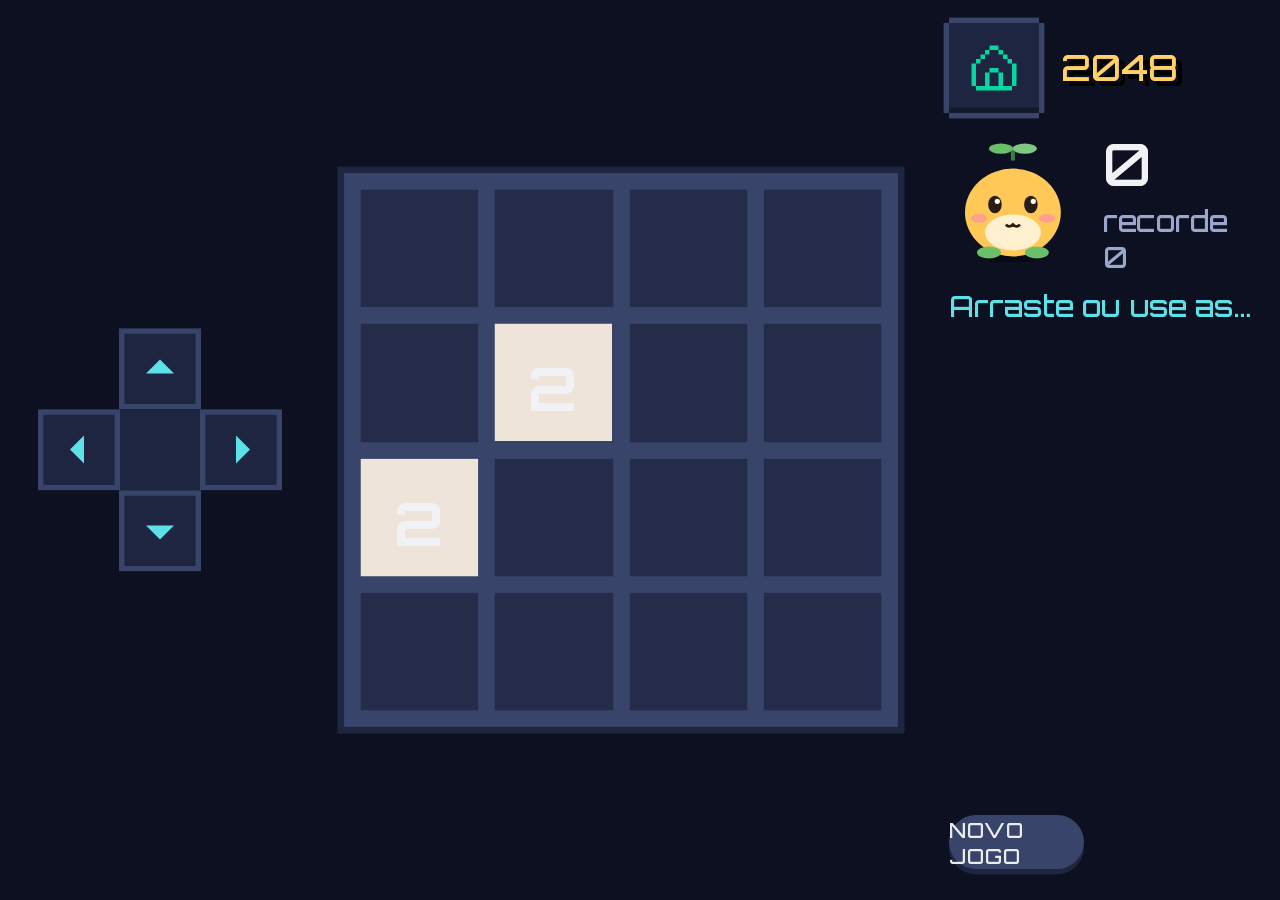
<file: web/static/jogos/2048/index.html>
<!DOCTYPE html>
<html lang="pt-BR"><head><meta charset="utf-8"><meta name="viewport" content="width=device-width,initial-scale=1,user-scalable=no">
<title>2048 do Cadu</title>
<!-- 2048 por Gabriele Cirulli (MIT) + IA de Matt Overlan (MIT) — veja LICENSE.txt -->
<link rel="stylesheet" href="main.css"><link rel="stylesheet" href="../base.css">
<style>
  html, body { margin: 0; padding: 0; background: var(--fundo); font-family: "Orbitron", sans-serif; }
  #area { padding: 2vmin; }
  .game-container { -webkit-flex-shrink: 0; flex-shrink: 0; margin: 0; -webkit-transform-origin: 50% 50%; transform-origin: 50% 50%; border-radius: 0; background: #39446b;
    box-shadow: 0 0 0 6px #1d2540; }
  .grid-cell { border-radius: 0; background: rgba(13,16,32,.45); }
  .tile { border-radius: 0; font-family: "Orbitron", sans-serif; }
  .tile .tile-inner { border-radius: 0; }
  .game-message p { font-family: "Orbitron", sans-serif; }
  .game-message .lower { display: none; }
  #escondidos { display: none; }
  .tile.tile-2 .tile-inner, .tile.tile-4 .tile-inner { color: #3a3046; }
</style></head>
<body>
<div id="area"><div class="game-container" id="tab">
  <div class="game-message"><p></p><div class="lower"><a class="retry-button">de novo</a></div></div>
  <div class="grid-container">
    <div class="grid-row"><div class="grid-cell"></div><div class="grid-cell"></div><div class="grid-cell"></div><div class="grid-cell"></div></div>
    <div class="grid-row"><div class="grid-cell"></div><div class="grid-cell"></div><div class="grid-cell"></div><div class="grid-cell"></div></div>
    <div class="grid-row"><div class="grid-cell"></div><div class="grid-cell"></div><div class="grid-cell"></div><div class="grid-cell"></div></div>
    <div class="grid-row"><div class="grid-cell"></div><div class="grid-cell"></div><div class="grid-cell"></div><div class="grid-cell"></div></div>
  </div>
  <div class="tile-container"></div>
</div></div>
<div id="escondidos"><div class="score-container">0</div><div id="feedback-container"></div><a id="hint-button"></a><a id="run-button"></a></div>
<script src="../base.js"></script>
<script>animationDelay = 100; minSearchTime = 60;</script>
<script src="animframe_polyfill.js"></script><script src="hammer.min.js"></script><script src="keyboard_input_manager.js"></script>
<script src="html_actuator.js"></script><script src="grid.js"></script><script src="tile.js"></script><script src="ai.js"></script><script src="game_manager.js"></script>
<script>
(function () {
  function ajustar() { var a = document.getElementById("area"), t = document.getElementById("tab"); var e = Math.min(a.clientWidth, a.clientHeight) * 0.92 / 500; t.style.webkitTransform = t.style.transform = "scale(" + e + ")"; }
  window.addEventListener("resize", ajustar); ajustar();
  var M, maior = 0, reinicio = null;
  function maxPeca() { var m = 0; M.grid.cells.forEach(function (c) { c.forEach(function (t) { if (t && t.value > m) m = t.value; }); }); return m; }
  function novo() { clearTimeout(reinicio); reinicio = null; M.restart(); maior = 0; Jogo.pontos(0); }
  window.requestAnimationFrame(function () {
    M = new GameManager(4, KeyboardInputManager, HTMLActuator);
    var act = M.actuate;
    M.actuate = function () {
      act.call(M); Jogo.pontos(M.score);
      var m = maxPeca();
      if (m >= 128 && m > maior) { if (maior) Jogo.recompensa(m >= 512 ? 3 : 1, "Fiz " + m + "!"); maior = m; }
      if ((M.over || M.won) && !reinicio) { Jogo.fim(M.won ? "2048!!!" : "FIM · " + M.score); reinicio = setTimeout(novo, 3500); }
    };
    Jogo.iniciar({ id: "2048", nome: "2048", botMs: 260,
      controles: [{ d: "cima", fn: function () { M.move(0); } }, { d: "baixo", fn: function () { M.move(2); } },
                  { d: "esq", fn: function () { M.move(3); } }, { d: "dir", fn: function () { M.move(1); } },
                  { rotulo: "novo jogo", pequeno: true, fn: novo }],
      bot: function () { if (M.over || M.won) return; var b = M.ai.getBest(); if (b && b.move !== -1 && b.move !== undefined) M.move(+b.move); },
      aoAuto: function () { Jogo.falar(Jogo.sortear(["Deixa comigo!", "Vou juntar tudo!", "Olha a estratégia…"])); }
    });
    Jogo.falar("Arraste ou use as setas!");
  });
})();
</script>
</body></html>
</file>
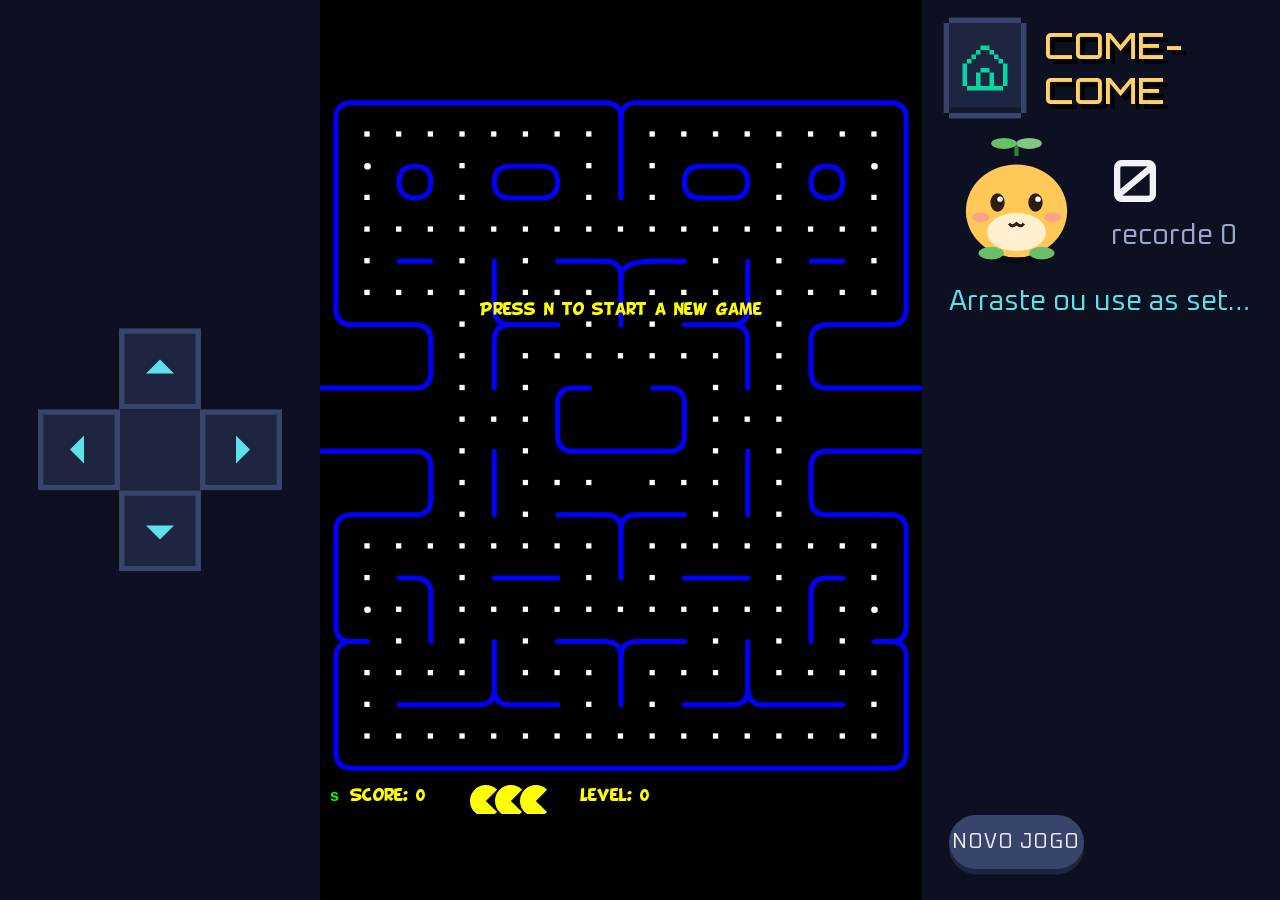
<file: web/static/jogos/pacman/index.html>
<!DOCTYPE html>
<html lang="pt-BR"><head><meta charset="utf-8"><meta name="viewport" content="width=device-width,initial-scale=1,user-scalable=no">
<title>Come-Come do Cadu</title>
<!-- HTML5 Pacman por Dale Harvey (WTFPL) — veja LICENSE. Moldura, toque e robô: Cadu. -->
<link rel="stylesheet" href="../base.css">
<style>
  @font-face { font-family: 'BDCartoonShoutRegular'; src: url('BD_Cartoon_Shout-webfont.ttf') format('truetype'); }
  #area { background: #000; } #pac canvas { display: block; }
  #shim { font-family: BDCartoonShoutRegular; position: absolute; visibility: hidden; }
</style>
</head><body>
<div id="shim">.</div>
<div id="area"><div id="pac"></div></div>
<script src="../base.js"></script>
<script>try { localStorage["soundDisabled"] = location.search.indexOf("som=0") >= 0 ? "true" : "false"; } catch (e) {}</script>
<script src="pacman.js"></script><script src="modernizr-1.5.min.js"></script>
<script>
(function () {
  var area = document.getElementById("area"), el = document.getElementById("pac");
  var H = area.clientHeight * 0.97, bs = Math.floor((H - 30) / 22);
  el.style.width = (bs * 19) + "px";
  setTimeout(function () { PACMAN.init(el, "./"); }, 0);
  var K = { cima: 38, baixo: 40, esq: 37, dir: 39 }, ultPts = 0, marco = 1000, esperaNovo = null, ultEstado = null;
  // ---- robô: foge dos fantasmas perigosos, caça os assustados e vai atrás das bolinhas
  var W = 19, Hh = 22;
  function livre(m, x, y) { if (y === 10 && (x < 0 || x >= W)) return true; return m.isFloorSpace({ x: x, y: y }); }
  function viz(x, y) { var l = [[x, y - 1, K.cima], [x, y + 1, K.baixo], [x - 1, y, K.esq], [x + 1, y, K.dir]]; for (var i = 0; i < 4; i++) { if (l[i][0] < 0) l[i][0] = W - 1; if (l[i][0] >= W) l[i][0] = 0; } return l; }
  function bfs(m, sx, sy, alvo, limite) {
    var vis = {}, fila = [[sx, sy, 0]], k; vis[sx + "," + sy] = 1;
    while (fila.length) { var c = fila.shift(); if (alvo(c[0], c[1]) && c[2] > 0) return c[2]; if (c[2] >= (limite || 60)) continue;
      var v = viz(c[0], c[1]); for (var i = 0; i < 4; i++) { k = v[i][0] + "," + v[i][1]; if (!vis[k] && livre(m, v[i][0], v[i][1])) { vis[k] = 1; fila.push([v[i][0], v[i][1], c[2] + 1]); } } }
    return 99;
  }
  function bot() {
    var e = PACMAN.estado();
    if (e.state === 5) { if (!esperaNovo) esperaNovo = setTimeout(function () { esperaNovo = null; PACMAN.novo(); }, 2500); return; }
    if (e.state !== 7 || !e.user || !e.ghostPos) return;
    var m = e.map, ux = Math.round(e.user.x / 10), uy = Math.round(e.user.y / 10), perigos = [], presas = [];
    for (var i = 0; i < e.ghosts.length; i++) { var g = e.ghostPos[i]["new"], gc = [Math.round(g.x / 10), Math.round(g.y / 10)];
      if (e.ghosts[i].isVunerable()) presas.push(gc); else if (e.ghosts[i].isDangerous()) perigos.push(gc); }
    var melhor = null, v = viz(ux, uy);
    for (i = 0; i < 4; i++) {
      var nx = v[i][0], ny = v[i][1]; if (!livre(m, nx, ny)) continue;
      var dp = 99; perigos.forEach(function (p) { var d = Math.abs(p[0] - nx) + Math.abs(p[1] - ny); if (d < 7) d = bfs(m, nx, ny, function (x, y) { return x === p[0] && y === p[1]; }, 10) ; dp = Math.min(dp, d); });
      var comida = bfs(m, nx, ny, function (x, y) { var b = m.block({ x: x, y: y }); return b === 1 || b === 4; }, 60);
      var b0 = m.block({ x: nx, y: ny }); if (b0 === 1 || b0 === 4) comida = 0;
      var caca = presas.length ? Math.min.apply(null, presas.map(function (p) { return Math.abs(p[0] - nx) + Math.abs(p[1] - ny); })) : 99;
      var nota = -comida + (dp < 3 ? -500 : Math.min(dp, 8) * 3) + (caca < 8 ? (8 - caca) * 6 : 0) + Math.random() * 0.5;
      if (!melhor || nota > melhor.nota) melhor = { nota: nota, k: v[i][2] };
    }
    if (melhor) PACMAN.dir(melhor.k);
  }
  setInterval(function () {
    var e = PACMAN.estado && PACMAN.estado(); if (!e) return;
    if (e.score !== ultPts) { ultPts = e.score; Jogo.pontos(e.score); if (e.score >= marco) { marco += 1000; Jogo.recompensa(1, "Nham! " + e.score); } }
    if (ultEstado === 7 && e.state === 5) { Jogo.fim("FIM · " + e.score); marco = 1000; }
    ultEstado = e.state;
  }, 300);
  // arrastar o dedo no labirinto também vira direção
  var ini = null;
  area.addEventListener("touchstart", function (e) { var t = e.touches[0]; ini = [t.clientX, t.clientY]; if (PACMAN.estado().state === 5) PACMAN.novo(); }, false);
  area.addEventListener("touchend", function (e) { if (!ini) return; var t = e.changedTouches[0], dx = t.clientX - ini[0], dy = t.clientY - ini[1]; ini = null;
    if (Math.max(Math.abs(dx), Math.abs(dy)) < 20) return; PACMAN.dir(Math.abs(dx) > Math.abs(dy) ? (dx > 0 ? K.dir : K.esq) : (dy > 0 ? K.baixo : K.cima)); }, false);
  Jogo.iniciar({ recarregarAoGirar: true, id: "pacman", nome: "Come-come", botMs: 90, bot: bot,
    controles: [{ d: "cima", fn: function () { PACMAN.dir(K.cima); } }, { d: "baixo", fn: function () { PACMAN.dir(K.baixo); } },
                { d: "esq", fn: function () { PACMAN.dir(K.esq); } }, { d: "dir", fn: function () { PACMAN.dir(K.dir); } },
                { rotulo: "novo jogo", pequeno: true, fn: function () { PACMAN.novo(); } }],
    aoAuto: function () { Jogo.falar(Jogo.sortear(["Fantasmas, cuidado!", "Bora comer tudo!", "Minha vez!"])); } });
  Jogo.falar("Arraste ou use as setas!");
})();
</script>
</body></html>
</file>
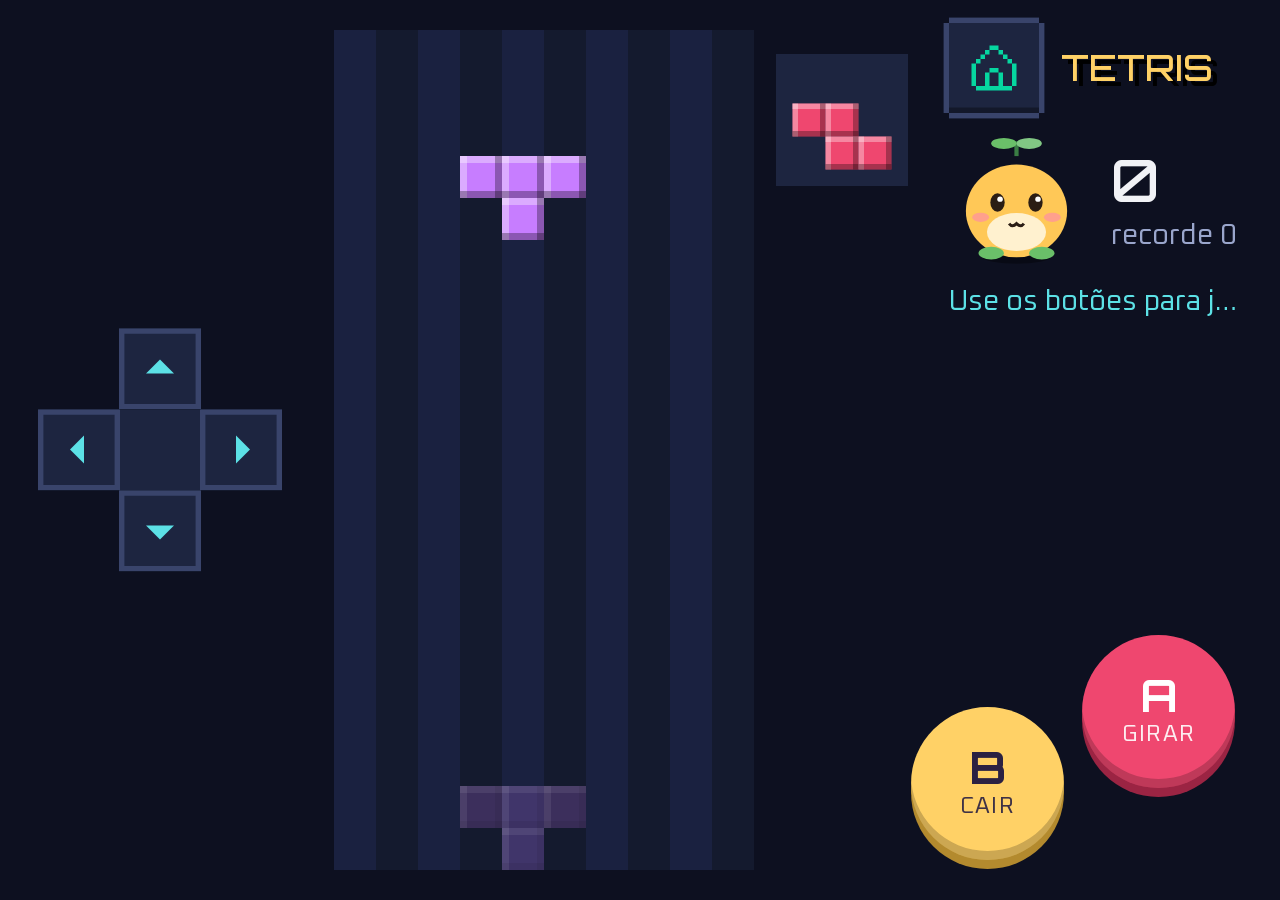
<file: web/static/jogos/tetris/index.html>
<!DOCTYPE html>
<html lang="pt-BR"><head><meta charset="utf-8"><meta name="viewport" content="width=device-width,initial-scale=1,user-scalable=no">
<title>Tetris do Cadu</title>
<!-- Lógica baseada em javascript-tetris de Jake Gordon (MIT) — veja LICENSE. Visual, toque e robô: Cadu. -->
<link rel="stylesheet" href="../base.css">
<style> #area canvas { image-rendering: pixelated; } #prox { margin-left: 2.5vmin; -webkit-align-self: flex-start; align-self: flex-start; margin-top: 6vmin; } </style>
</head><body>
<div id="area"><canvas id="quadra"></canvas><canvas id="prox"></canvas></div>
<script src="../base.js"></script>
<script>
(function () {
  "use strict";
  var NX = 10, NY = 20, cv = document.getElementById("quadra"), ctx = cv.getContext("2d"), pv = document.getElementById("prox"), pctx = pv.getContext("2d"), B = 16;
  var CORES = { i: "#5ce1e6", j: "#4d7cff", l: "#ff9f1c", o: "#ffd166", s: "#06d6a0", t: "#c77dff", z: "#ef476f" };
  var P = {
    i: { n: "i", size: 4, blocks: [0x0F00, 0x2222, 0x00F0, 0x4444] }, j: { n: "j", size: 3, blocks: [0x44C0, 0x8E00, 0x6440, 0x0E20] },
    l: { n: "l", size: 3, blocks: [0x4460, 0x0E80, 0xC440, 0x2E00] }, o: { n: "o", size: 2, blocks: [0xCC00, 0xCC00, 0xCC00, 0xCC00] },
    s: { n: "s", size: 3, blocks: [0x06C0, 0x8C40, 0x6C00, 0x4620] }, t: { n: "t", size: 3, blocks: [0x0E40, 0x4C40, 0x4E00, 0x4640] },
    z: { n: "z", size: 3, blocks: [0x0C60, 0x4C80, 0xC600, 0x2640] } };
  var grade, atual, prox, pontos, linhas, passo, acum, jogando, saco = [], planoBot = [], fimT = null;
  function cada(tipo, x, y, dir, fn) { var row = 0, col = 0, b = tipo.blocks[dir]; for (var bit = 0x8000; bit > 0; bit = bit >> 1) { if (b & bit) fn(x + col, y + row); if (++col === 4) { col = 0; ++row; } } }
  function ocupado(g, tipo, x, y, dir) { var r = false; cada(tipo, x, y, dir, function (a, b) { if (a < 0 || a >= NX || b < 0 || b >= NY || g[b][a]) r = true; }); return r; }
  function sortear() { if (!saco.length) saco = ["i", "j", "l", "o", "s", "t", "z", "i", "j", "l", "o", "s", "t", "z"]; var t = P[saco.splice(Math.floor(Math.random() * saco.length), 1)[0]]; return { tipo: t, dir: 0, x: Math.floor((NX - t.size) / 2), y: 0 }; }
  function vazia() { var g = []; for (var y = 0; y < NY; y++) { g.push([]); for (var x = 0; x < NX; x++) g[y].push(null); } return g; }
  function novo() { clearTimeout(fimT); fimT = null; grade = vazia(); pontos = 0; linhas = 0; passo = 0.6; acum = 0; atual = sortear(); prox = sortear(); jogando = true; planoBot = []; Jogo.pontos(0); }
  function mover(dx, dy) { if (!jogando) return false; if (!ocupado(grade, atual.tipo, atual.x + dx, atual.y + dy, atual.dir)) { atual.x += dx; atual.y += dy; return true; } return false; }
  function girar() { if (!jogando) return; var nd = (atual.dir + 1) % 4; if (!ocupado(grade, atual.tipo, atual.x, atual.y, nd)) atual.dir = nd; else if (!ocupado(grade, atual.tipo, atual.x - 1, atual.y, nd)) { atual.x--; atual.dir = nd; } else if (!ocupado(grade, atual.tipo, atual.x + 1, atual.y, nd)) { atual.x++; atual.dir = nd; } }
  function limpar(g) { var n = 0; for (var y = NY - 1; y >= 0; y--) { var cheia = true; for (var x = 0; x < NX; x++) if (!g[y][x]) { cheia = false; break; } if (cheia) { g.splice(y, 1); var l = []; for (x = 0; x < NX; x++) l.push(null); g.unshift(l); n++; y++; } } return n; }
  function descer() {
    if (!jogando) return;
    if (!mover(0, 1)) {
      cada(atual.tipo, atual.x, atual.y, atual.dir, function (x, y) { grade[y][x] = atual.tipo.n; });
      var n = limpar(grade); pontos += 10;
      if (n) { linhas += n; pontos += 100 * Math.pow(2, n - 1); passo = Math.max(0.12, 0.6 - linhas * 0.006); Jogo.recompensa(n >= 2 ? n : 1, n === 4 ? "TETRIS!!!" : (n > 1 ? n + " linhas!" : null)); }
      Jogo.pontos(pontos);
      atual = prox; prox = sortear(); planoBot = [];
      if (ocupado(grade, atual.tipo, atual.x, atual.y, atual.dir)) { jogando = false; Jogo.fim("FIM · " + pontos); fimT = setTimeout(novo, 3500); }
    }
  }
  function queda() { if (!jogando) return; while (mover(0, 1)) pontos += 1; descer(); }
  // ---- robô: testa cada giro e coluna e escolhe a melhor jogada (altura, buracos, irregularidade, linhas)
  function avaliar(g) {
    var alt = [], soma = 0, buracos = 0, irreg = 0, x, y;
    for (x = 0; x < NX; x++) { for (y = 0; y < NY && !g[y][x]; y++); alt.push(NY - y); soma += NY - y; for (; y < NY; y++) if (!g[y][x]) buracos++; }
    for (x = 0; x < NX - 1; x++) irreg += Math.abs(alt[x] - alt[x + 1]);
    return { soma: soma, buracos: buracos, irreg: irreg };
  }
  function planejar() {
    var melhor = null;
    for (var d = 0; d < 4; d++) for (var x = -2; x < NX; x++) {
      if (ocupado(grade, atual.tipo, x, atual.y, d)) continue;
      var y = atual.y; while (!ocupado(grade, atual.tipo, x, y + 1, d)) y++;
      var g = grade.map(function (l) { return l.slice(); });
      cada(atual.tipo, x, y, d, function (a, b) { g[b][a] = 1; });
      var n = limpar(g), f = avaliar(g), nota = -0.51 * f.soma + 0.76 * n - 0.36 * f.buracos - 0.18 * f.irreg;
      if (!melhor || nota > melhor.nota) melhor = { nota: nota, d: d, x: x };
    }
    if (!melhor) return ["cair"];
    var p = [], giros = (melhor.d - atual.dir + 4) % 4, i;
    for (i = 0; i < giros; i++) p.push("girar");
    var dx = melhor.x - atual.x;
    for (i = 0; i < Math.abs(dx); i++) p.push(dx > 0 ? "dir" : "esq");
    p.push("cair"); return p;
  }
  function bot() {
    if (!jogando) return;
    if (!planoBot.length) planoBot = planejar();
    var a = planoBot.shift();
    if (a === "girar") girar(); else if (a === "dir") mover(1, 0); else if (a === "esq") mover(-1, 0); else queda();
  }
  // ---- desenho
  function bloco(c, x, y, cor, b) {
    c.fillStyle = cor; c.fillRect(x * b, y * b, b, b);
    c.fillStyle = "rgba(255,255,255,.35)"; c.fillRect(x * b, y * b, b, Math.max(2, b / 6)); c.fillRect(x * b, y * b, Math.max(2, b / 6), b);
    c.fillStyle = "rgba(0,0,0,.3)"; c.fillRect(x * b, y * b + b - Math.max(2, b / 6), b, Math.max(2, b / 6)); c.fillRect(x * b + b - Math.max(2, b / 6), y * b, Math.max(2, b / 6), b);
  }
  function medir() { var a = document.getElementById("area"); B = Math.max(8, Math.floor(a.clientHeight * 0.94 / NY)); cv.width = NX * B; cv.height = NY * B; pv.width = pv.height = 4 * Math.floor(B * 0.8); }
  function desenhar() {
    ctx.fillStyle = "#141a2e"; ctx.fillRect(0, 0, cv.width, cv.height);
    ctx.fillStyle = "#1a2140"; for (var x = 0; x < NX; x += 2) ctx.fillRect(x * B, 0, B, cv.height);
    for (var y = 0; y < NY; y++) for (x = 0; x < NX; x++) if (grade[y][x]) bloco(ctx, x, y, CORES[grade[y][x]], B);
    if (jogando) {
      var gy = atual.y; while (!ocupado(grade, atual.tipo, atual.x, gy + 1, atual.dir)) gy++;
      ctx.globalAlpha = 0.22; cada(atual.tipo, atual.x, gy, atual.dir, function (a, b) { bloco(ctx, a, b, CORES[atual.tipo.n], B); }); ctx.globalAlpha = 1;
      cada(atual.tipo, atual.x, atual.y, atual.dir, function (a, b) { bloco(ctx, a, b, CORES[atual.tipo.n], B); });
    }
    var pb = Math.floor(B * 0.8); pctx.fillStyle = "#1d2540"; pctx.fillRect(0, 0, pv.width, pv.height);
    var off = (4 - prox.tipo.size) / 2; cada(prox.tipo, 0, 0, 0, function (a, b) { bloco(pctx, a + off, b + off, CORES[prox.tipo.n], pb); });
  }
  var ult = Date.now();
  function quadro() {
    var agora = Date.now(), dt = Math.min(0.1, (agora - ult) / 1000); ult = agora;
    if (jogando) { acum += dt; if (acum > passo) { acum -= passo; descer(); } }
    desenhar(); requestAnimationFrame(quadro);
  }
  window.addEventListener("resize", medir);
  document.addEventListener("keydown", function (e) { var k = e.keyCode; if (k === 37) mover(-1, 0); else if (k === 39) mover(1, 0); else if (k === 38) girar(); else if (k === 40) descer(); else if (k === 32) queda(); });
  Jogo.iniciar({ id: "tetris", nome: "Tetris", botMs: 110, bot: bot,
    controles: [{ d: "esq", repetir: 140, fn: function () { mover(-1, 0); } }, { d: "dir", repetir: 140, fn: function () { mover(1, 0); } },
                { d: "cima", fn: girar }, { d: "baixo", repetir: 70, fn: descer },
                { letra: "A", rotulo: "girar", fn: girar }, { letra: "B", rotulo: "cair", fn: queda }],
    aoAuto: function () { planoBot = []; Jogo.falar(Jogo.sortear(["Minha vez!", "Vou fazer um Tetris!", "Encaixa aqui…"])); } });
  medir(); novo(); quadro(); Jogo.falar("Use os botões para jogar!");
})();
</script>
</body></html>
</file>
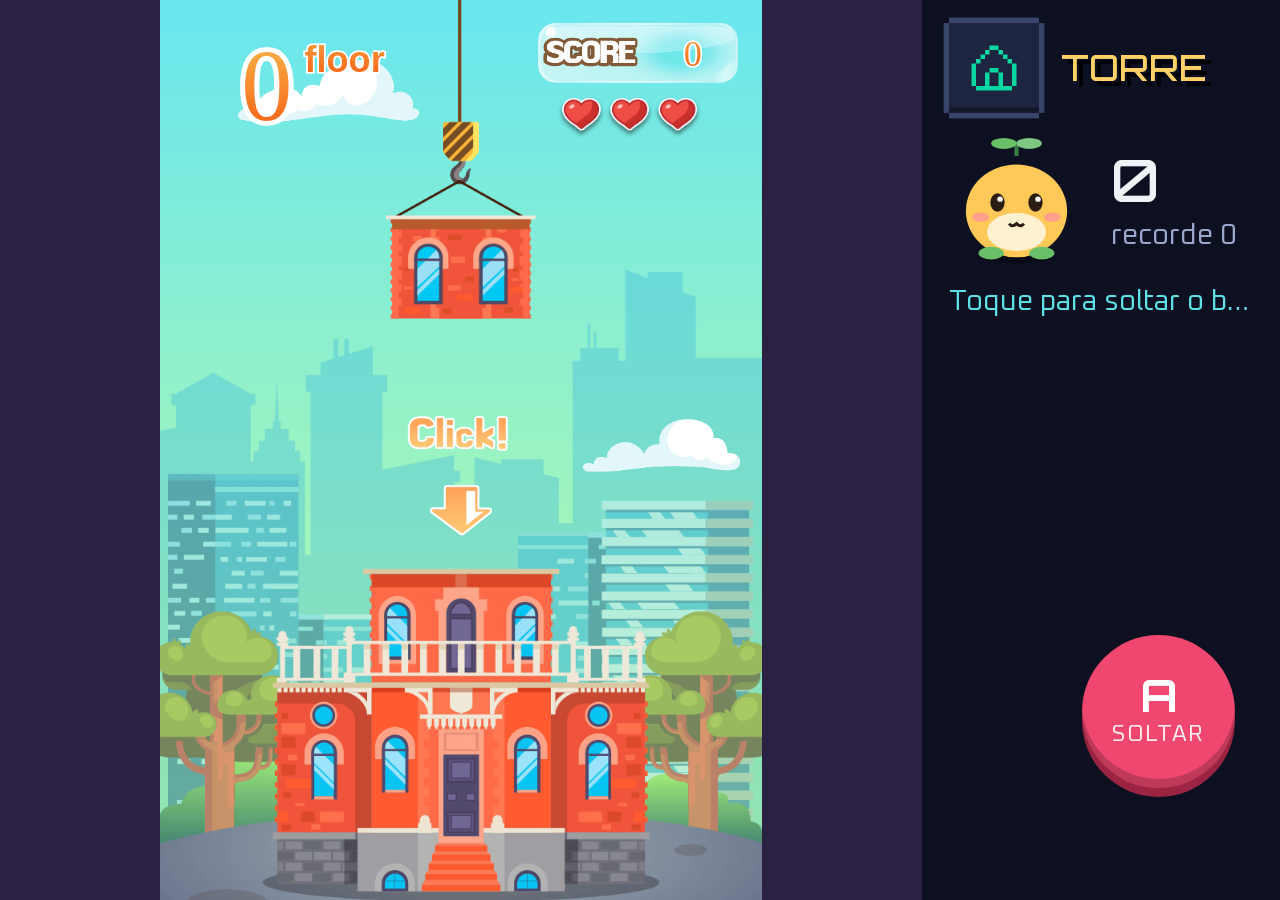
<file: web/static/jogos/torre/index.html>
<!DOCTYPE html>
<html lang="pt-BR"><head><meta charset="utf-8"><meta name="viewport" content="width=device-width,initial-scale=1,user-scalable=no">
<title>Torre do Cadu</title>
<!-- Tower Building por iamkun / BMQB (MIT) — veja LICENSE. Moldura, toque e robô: Cadu. -->
<link rel="stylesheet" href="../base.css">
<style> #area { background: #2b2142; } #canvas { display: block; } </style>
</head><body>
<div id="area"><canvas id="canvas"></canvas></div>
<script src="../base.js"></script>
<script src="main.js"></script>
<script>
(function () {
  var q = location.search, area = document.getElementById("area");
  var H = area.clientHeight, W = Math.min(area.clientWidth, Math.round(H / 1.25));
  var pontos = 0, acertos = 0, acabou = false;
  var game = TowerGame({ width: W, height: H, canvasId: "canvas", soundOn: q.indexOf("som=0") < 0,
    setGameScore: function (s) { pontos = s; Jogo.pontos(s); },
    setGameSuccess: function (s) { if (s > acertos) { acertos = s; if (s % 5 === 0) Jogo.recompensa(1, s + " andares!"); } },
    setGameFailed: function (f) { if (f >= 3 && !acabou) { acabou = true; Jogo.fim("FIM · " + pontos); setTimeout(function () { location.reload(); }, 3500); } } });
  var lado = null, soltarOrig = null;
  game.load(function () {
    game.init();
    soltarOrig = game.touchStartListener;
    game.touchStartListener = function (e) { lado = lado || document.getElementById("lado"); if (e && e.target && lado && lado.contains(e.target)) return; soltarOrig(e); };
    setTimeout(game.start, 300);
  }, function () {});
  function soltar() { if (soltarOrig && !acabou) soltarOrig(); }
  // robô: solta quando o bloco que balança está alinhado com o topo da torre
  function bot() {
    if (!soltarOrig || acabou) return;
    var n = game.getVariable("BLOCK_COUNT"), b = game.getInstance("block_" + n), ant = game.getInstance("block_" + (n - 1));
    if (!b || b.status !== "SWING") return;
    var esq = (b.weightX !== undefined ? b.weightX : b.x) - (b.calWidth || 0);
    if (!ant) { if (Math.abs(b.x - W / 2) < W * 0.04 || Math.random() < 0.02) soltar(); return; }
    var erro = esq - ant.x, tol = (game.getVariable("BLOCK_WIDTH") || W * 0.25) * 0.07;
    if (Math.abs(erro) < tol) soltar();
  }
  Jogo.iniciar({ recarregarAoGirar: true, id: "torre", nome: "Torre", botMs: 30, bot: bot,
    controles: [{ letra: "A", rotulo: "soltar", fn: soltar }],
    aoAuto: function () { Jogo.falar(Jogo.sortear(["Vou até o céu!", "Mira… agora!", "Construindo!"])); } });
  Jogo.falar("Toque para soltar o bloco!");
})();
</script>
</body></html>
</file>
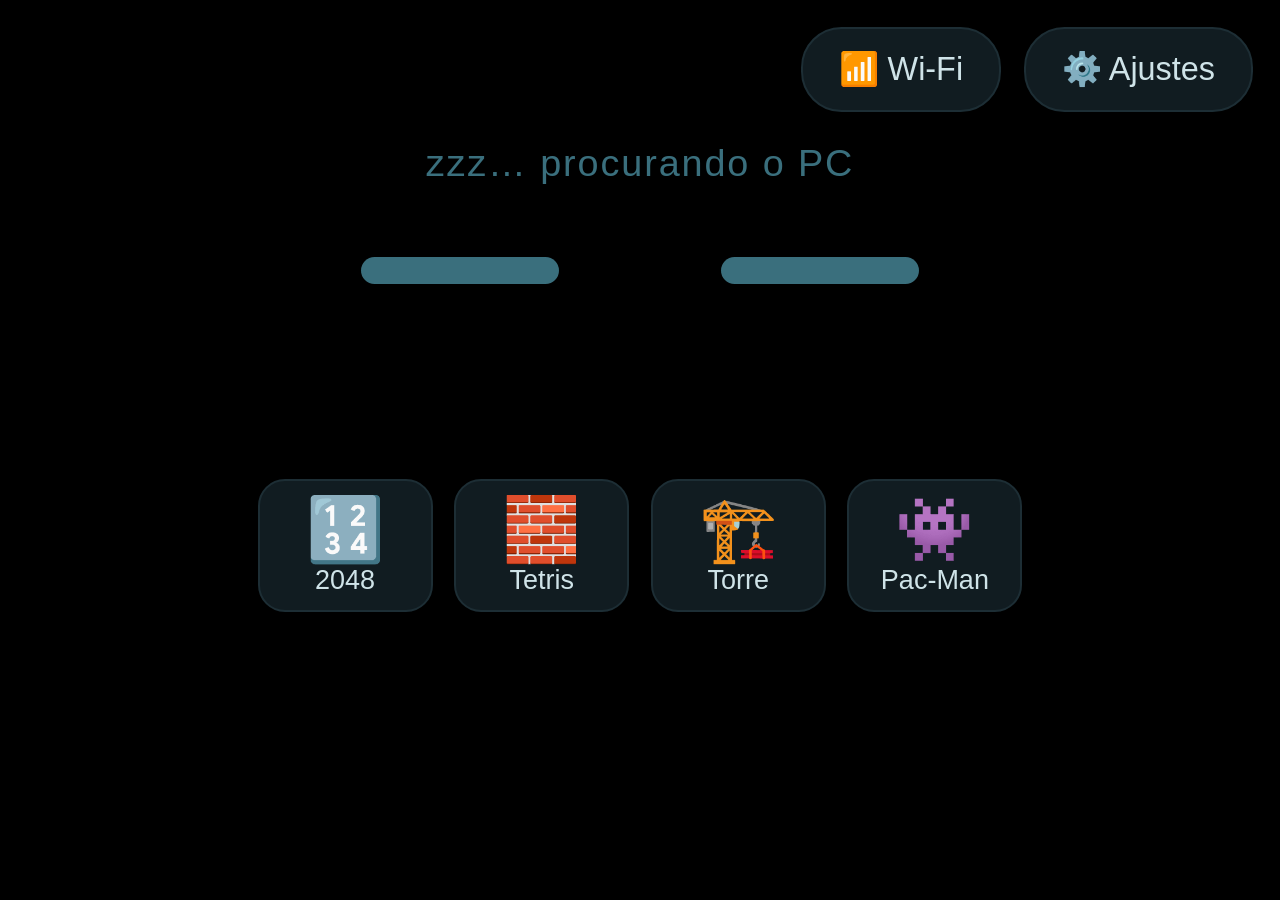
<file: android/app/src/main/assets/offline.html>
<!doctype html>
<html lang="pt-BR">
<head>
<meta charset="utf-8">
<meta name="viewport" content="width=device-width, initial-scale=1, user-scalable=no">
<title>Cadu</title>
<style>
  html, body { margin: 0; height: 100%; background: #000; overflow: hidden; font-family: sans-serif; }
  .rosto { position: absolute; top: 0; left: 0; right: 0; bottom: 0; display: -webkit-flex; display: flex;
           -webkit-align-items: center; align-items: center; -webkit-justify-content: center; justify-content: center; }
  .olho { width: 22vmin; height: 3vmin; margin: 0 9vmin; background: #3a6f7d; border-radius: 3vmin;
          -webkit-animation: respira 4s ease-in-out infinite; animation: respira 4s ease-in-out infinite; }
  @-webkit-keyframes respira { 0%,100% { opacity: .45 } 50% { opacity: 1 } }
  @keyframes respira { 0%,100% { opacity: .45 } 50% { opacity: 1 } }
  .rosto { bottom: 40vmin; }
  .msg { position: absolute; top: 15vmin; left: 0; right: 0; z-index: 5; text-align: center; color: #3a6f7d;
         font-size: 4.2vmin; line-height: 1.5; letter-spacing: .05em; padding: 0 4vmin; }
  .dica { font-size: 3.2vmin; opacity: .8; }
  .barra { position: absolute; top: 3vmin; right: 3vmin; z-index: 10; }
  .bt { display: inline-block; margin-left: 2vmin; height: 9vmin; line-height: 9vmin; padding: 0 4vmin; border-radius: 4.5vmin;
        background: #111c21; border: .3vmin solid #1d2e35; color: #cfe3e8; font-size: 3.6vmin; }
  .bt:active { background: #1d3540; }
  #par { display: none; z-index: 20; position: absolute; top: 0; left: 0; right: 0; bottom: 0; background: rgba(0,0,0,.92); text-align: center; padding-top: 8vmin; color: #cfe3e8; }
  #par.ver { display: block; }
  #par h2 { color: #ffd166; font-size: 5vmin; margin: 0 0 3vmin; }
  #parMsg { font-size: 3.8vmin; min-height: 10vmin; padding: 0 6vmin; }
  #cod { width: 46vmin; font-size: 8vmin; letter-spacing: 2vmin; text-align: center; background: #111c21; color: #fff; border: .4vmin solid #3a6f7d; border-radius: 2vmin; padding: 1vmin; }
  #mic { position: absolute; z-index: 10; left: 50%; bottom: 13vmin; -webkit-transform: translateX(-50%); transform: translateX(-50%); height: 15vmin; line-height: 15vmin;
         padding: 0 7vmin; border-radius: 7.5vmin; background: #12362c; border: .5vmin solid #06d6a0; color: #e8fff6; font-size: 5vmin; white-space: nowrap; }
  #mic.rec { background: #3d1621; border-color: #ef476f; -webkit-animation: respira 1s ease-in-out infinite; animation: respira 1s ease-in-out infinite; }
  #micInfo { position: absolute; z-index: 10; left: 0; right: 0; bottom: 5vmin; text-align: center; color: #6fb3a0; font-size: 3.4vmin; }
  #jogos { position: absolute; z-index: 10; left: 0; right: 0; bottom: 32vmin; text-align: center; white-space: nowrap; }
  #jogos .j { display: inline-block; width: 19vmin; margin: 0 1.2vmin; padding: 1.6vmin 0; border-radius: 3vmin; background: #111c21;
              border: .3vmin solid #1d2e35; color: #cfe3e8; font-size: 3vmin; text-align: center; }
  #jogos .j b { display: block; font-size: 7vmin; line-height: 1.1; }
  #jogos .j:active { background: #1d3540; }
  #tela { display: none; position: absolute; z-index: 30; top: 0; left: 0; width: 100%; height: 100%; border: 0; background: #000; }
  #tela.ver { display: block; }
  .bt.ok { background: #06d6a0; color: #0d1020; border-color: #06d6a0; }
</style>
</head>
<body>
  <div class="barra">
    <span class="bt" id="parear" style="display:none">🔑 Parear</span>
    <span class="bt" id="wifi">📶 Wi-Fi</span>
    <span class="bt" id="ajustes">⚙️ Ajustes</span>
  </div>
  <div id="par">
    <h2>Parear com o PC sem cabo</h2>
    <div id="parMsg">Procurando o PC na rede…</div>
    <input id="cod" type="tel" maxlength="6" placeholder="000000"><br><br>
    <span class="bt ok" id="confirmar">Confirmar</span> <span class="bt" id="outro">Pedir outro código</span> <span class="bt" id="fechar">Fechar</span>
  </div>
  <div class="rosto"><div class="olho"></div><div class="olho"></div></div>
  <div id="jogos">
    <span class="j" data-j="2048"><b>🔢</b>2048</span><span class="j" data-j="tetris"><b>🧱</b>Tetris</span><span class="j" data-j="torre"><b>🏗️</b>Torre</span><span class="j" data-j="pacman"><b>👾</b>Pac-Man</span>
  </div>
  <iframe id="tela"></iframe>
  <div id="mic">🎤 Gravar post-it</div>
  <div id="micInfo"></div>
  <div class="msg">zzz… procurando o PC<br><span class="dica" id="dica" style="white-space:pre-line"></span></div>
<script>
  // A busca (cabo e Wi-Fi) é feita pelo app; aqui só a mensagem e os atalhos.
  function info() {
    try {
      var r = JSON.parse(Cadu.infoRede()), d;
      document.getElementById("parear").style.display = r.pareado ? "none" : "inline-block";
      if (!r.pareado) d = "toque em 🔑 Parear para ligar ao PC pelo Wi-Fi";
      else if (!r.wifiLigado) d = "Wi-Fi do celular desligado — toque em 📶 Wi-Fi";
      else if (!r.rede) d = "Wi-Fi sem rede — toque em 📶 Wi-Fi e escolha a de casa";
      else d = "na rede " + r.rede + " · aguardando o PC (agente ligado?)";
      if (r.diag) d += "\núltima tentativa: " + r.diag;
      document.getElementById("dica").textContent = d;
    } catch (e) {}
    setTimeout(info, 3000);
  }
  document.getElementById("wifi").onclick = function () { try { Cadu.abrirWifi(); } catch (e) {} };
  document.getElementById("ajustes").onclick = function () { try { Cadu.abrirAjustes(); } catch (e) {} };
  var par = document.getElementById("par"), pm = document.getElementById("parMsg"), cod = document.getElementById("cod");
  function pedir() { pm.textContent = "Procurando o PC na rede…"; try { Cadu.pedirCodigo(); } catch (e) { pm.textContent = "Este app não tem pareamento sem cabo."; } }
  window.aoParear = function (tipo, msg) {
    pm.textContent = msg;
    if (tipo === "pedido") cod.focus();
    if (tipo === "ok") setTimeout(function () { par.className = ""; }, 1500);
  };
  document.getElementById("parear").onclick = function () { par.className = "ver"; cod.value = ""; pedir(); };
  document.getElementById("outro").onclick = pedir;
  document.getElementById("fechar").onclick = function () { par.className = ""; };
  document.getElementById("confirmar").onclick = function () { pm.textContent = "Conferindo…"; try { Cadu.enviarCodigo(cod.value); } catch (e) {} };
  // post-it de voz sem PC: grava aqui e manda quando o PC voltar
  var mic = document.getElementById("mic"), mi = document.getElementById("micInfo");
  function pend(n) { mi.textContent = n ? n + (n > 1 ? " post-its esperando" : " post-it esperando") + " o PC — vão sozinhos quando ele voltar" : "fale depois de tocar · para sozinho quando você parar de falar"; }
  try { pend(Cadu.pendentes()); } catch (e) { mic.style.display = "none"; }
  mic.onclick = function () { try { Cadu.vibrar(30); Cadu.gravarIniciar(); } catch (e) {} };
  window.aoGravador = function (estado, seg, n) {
    if (estado === "gravando") { mic.className = "rec"; mic.textContent = "⏹ Gravando… " + seg + "s"; mi.textContent = "toque para terminar"; return; }
    mic.className = ""; mic.textContent = "🎤 Gravar post-it";
    if (estado === "salvo") { pend(n); try { Cadu.vibrarPadrao(); } catch (e) {} }
    else if (estado === "vazio") mi.textContent = "não ouvi nada — toque e fale mais perto";
    else if (estado === "erro") mi.textContent = "microfone ocupado — tente de novo";
  };
  // jogos dentro do app: funcionam sem o PC. Fecha sozinho após 90 s sem toque (aí o app volta a procurar o PC)
  var tela = document.getElementById("tela"), toqueJogo = 0;
  function abrirJogo(id) {
    try { Cadu.jogando(true); Cadu.vibrar(20); } catch (e) {}
    toqueJogo = Date.now();
    tela.src = "jogos/" + id + "/index.html?estilo=bolinha"; tela.className = "ver";
  }
  function fecharJogo() { tela.className = ""; tela.src = "about:blank"; try { Cadu.jogando(false); } catch (e) {} }
  var js = document.querySelectorAll("#jogos .j");
  for (var i = 0; i < js.length; i++) js[i].onclick = function () { abrirJogo(this.getAttribute("data-j")); };
  window.addEventListener("message", function (e) {
    var d = e.data || {};
    if (d.cadu === "toque") toqueJogo = Date.now();
    else if (d.cadu === "sair") fecharJogo();
  });
  window.aoVoltar = function () { if (tela.className) fecharJogo(); };
  setInterval(function () { if (tela.className && Date.now() - toqueJogo > 90000) fecharJogo(); }, 3000);
  info();
</script>
</body>
</html>
</file>
<file: web/static/jogos/2048/main.css>
html, body {
  margin: 0;
  padding: 0;
  background: #faf8ef;
  color: #776e65;
  font-family: "Clear Sans", "Helvetica Neue", Arial, sans-serif;
  font-size: 18px; }

body {
  margin: 80px 0; }

.heading:after {
  content: "";
  display: block;
  clear: both; }

h1.title {
  font-size: 80px;
  font-weight: bold;
  margin: 0;
  display: block;
  float: left; }

@-webkit-keyframes move-up {
  0% {
    top: 25px;
    opacity: 1; }

  100% {
    top: -50px;
    opacity: 0; } }

@-moz-keyframes move-up {
  0% {
    top: 25px;
    opacity: 1; }

  100% {
    top: -50px;
    opacity: 0; } }

@keyframes move-up {
  0% {
    top: 25px;
    opacity: 1; }

  100% {
    top: -50px;
    opacity: 0; } }

.score-container {
  position: relative;
  float: right;
  background: #bbada0;
  padding: 15px 25px;
  font-size: 25px;
  height: 25px;
  line-height: 47px;
  font-weight: bold;
  border-radius: 3px;
  color: white;
  margin-top: 8px; }
  .score-container:after {
    position: absolute;
    width: 100%;
    top: 10px;
    left: 0;
    content: "Score";
    text-transform: uppercase;
    font-size: 13px;
    line-height: 13px;
    text-align: center;
    color: #eee4da; }
  .score-container .score-addition {
    position: absolute;
    right: 30px;
    color: red;
    font-size: 25px;
    line-height: 25px;
    font-weight: bold;
    color: rgba(119, 110, 101, 0.9);
    z-index: 100;
    -webkit-animation: move-up 600ms ease-in;
    -moz-animation: move-up 600ms ease-in;
    -webkit-animation-fill-mode: both;
    -moz-animation-fill-mode: both; }

p {
  margin-top: 0;
  margin-bottom: 10px;
  line-height: 1.65; }

a {
  color: #776e65;
  font-weight: bold;
  text-decoration: underline;
  cursor: pointer; }

strong.important {
  text-transform: uppercase; }

hr {
  border: none;
  border-bottom: 1px solid #d8d4d0;
  margin-top: 20px;
  margin-bottom: 30px; }

.container {
  width: 500px;
  margin: 0 auto; }

@-webkit-keyframes fade-in {
  0% {
    opacity: 0; }

  100% {
    opacity: 1; } }

@-moz-keyframes fade-in {
  0% {
    opacity: 0; }

  100% {
    opacity: 1; } }

@keyframes fade-in {
  0% {
    opacity: 0; }

  100% {
    opacity: 1; } }

.game-container {
  margin-top: 40px;
  position: relative;
  padding: 15px;
  cursor: default;
  -webkit-touch-callout: none;
  -webkit-user-select: none;
  -moz-user-select: none;
  background: #bbada0;
  border-radius: 6px;
  width: 500px;
  height: 500px;
  -webkit-box-sizing: border-box;
  -moz-box-sizing: border-box;
  box-sizing: border-box; }
  .game-container .game-message {
    display: none;
    position: absolute;
    top: 0;
    right: 0;
    bottom: 0;
    left: 0;
    background: rgba(238, 228, 218, 0.5);
    z-index: 100;
    text-align: center;
    -webkit-animation: fade-in 800ms ease 1200ms;
    -moz-animation: fade-in 800ms ease 1200ms;
    -webkit-animation-fill-mode: both;
    -moz-animation-fill-mode: both; }
    .game-container .game-message p {
      font-size: 60px;
      font-weight: bold;
      height: 60px;
      line-height: 60px;
      margin-top: 222px; }
    .game-container .game-message .lower {
      display: block;
      margin-top: 59px; }
    .game-container .game-message a {
      display: inline-block;
      background: #8f7a66;
      border-radius: 3px;
      padding: 0 20px;
      text-decoration: none;
      color: #f9f6f2;
      height: 40px;
      line-height: 42px;
      margin-left: 9px; }
    .game-container .game-message .score-sharing {
      display: inline-block;
      vertical-align: middle;
      margin-left: 10px; }
    .game-container .game-message.game-won {
      background: rgba(237, 194, 46, 0.5);
      color: #f9f6f2; }
    .game-container .game-message.game-won, .game-container .game-message.game-over {
      display: block; }

.grid-container {
  position: absolute;
  z-index: 1; }

.grid-row {
  margin-bottom: 15px; }
  .grid-row:last-child {
    margin-bottom: 0; }
  .grid-row:after {
    content: "";
    display: block;
    clear: both; }

.grid-cell {
  width: 106.25px;
  height: 106.25px;
  margin-right: 15px;
  float: left;
  border-radius: 3px;
  background: rgba(238, 228, 218, 0.35); }
  .grid-cell:last-child {
    margin-right: 0; }

.tile-container {
  position: absolute;
  z-index: 2; }

.tile {
  width: 106.25px;
  height: 106.25px;
  line-height: 116.25px; }
  .tile.tile-position-1-1 {
    position: absolute;
    left: 0px;
    top: 0px; }
  .tile.tile-position-1-2 {
    position: absolute;
    left: 0px;
    top: 121px; }
  .tile.tile-position-1-3 {
    position: absolute;
    left: 0px;
    top: 243px; }
  .tile.tile-position-1-4 {
    position: absolute;
    left: 0px;
    top: 364px; }
  .tile.tile-position-2-1 {
    position: absolute;
    left: 121px;
    top: 0px; }
  .tile.tile-position-2-2 {
    position: absolute;
    left: 121px;
    top: 121px; }
  .tile.tile-position-2-3 {
    position: absolute;
    left: 121px;
    top: 243px; }
  .tile.tile-position-2-4 {
    position: absolute;
    left: 121px;
    top: 364px; }
  .tile.tile-position-3-1 {
    position: absolute;
    left: 243px;
    top: 0px; }
  .tile.tile-position-3-2 {
    position: absolute;
    left: 243px;
    top: 121px; }
  .tile.tile-position-3-3 {
    position: absolute;
    left: 243px;
    top: 243px; }
  .tile.tile-position-3-4 {
    position: absolute;
    left: 243px;
    top: 364px; }
  .tile.tile-position-4-1 {
    position: absolute;
    left: 364px;
    top: 0px; }
  .tile.tile-position-4-2 {
    position: absolute;
    left: 364px;
    top: 121px; }
  .tile.tile-position-4-3 {
    position: absolute;
    left: 364px;
    top: 243px; }
  .tile.tile-position-4-4 {
    position: absolute;
    left: 364px;
    top: 364px; }

.tile {
  border-radius: 3px;
  background: #eee4da;
  text-align: center;
  font-weight: bold;
  z-index: 10;
  font-size: 55px;
  -webkit-transition: 100ms ease-in-out;
  -moz-transition: 100ms ease-in-out;
  -webkit-transition-property: top, left;
  -moz-transition-property: top, left; }
  .tile.tile-2 {
    background: #eee4da;
    box-shadow: 0 0 30px 10px rgba(243, 215, 116, 0), inset 0 0 0 1px rgba(255, 255, 255, 0); }
  .tile.tile-4 {
    background: #ede0c8;
    box-shadow: 0 0 30px 10px rgba(243, 215, 116, 0), inset 0 0 0 1px rgba(255, 255, 255, 0); }
  .tile.tile-8 {
    color: #f9f6f2;
    background: #f2b179; }
  .tile.tile-16 {
    color: #f9f6f2;
    background: #f59563; }
  .tile.tile-32 {
    color: #f9f6f2;
    background: #f67c5f; }
  .tile.tile-64 {
    color: #f9f6f2;
    background: #f65e3b; }
  .tile.tile-128 {
    color: #f9f6f2;
    background: #edcf72;
    box-shadow: 0 0 30px 10px rgba(243, 215, 116, 0.2381), inset 0 0 0 1px rgba(255, 255, 255, 0.14286);
    font-size: 45px; }
    @media screen and (max-width: 480px) {
      .tile.tile-128 {
        font-size: 25px; } }
  .tile.tile-256 {
    color: #f9f6f2;
    background: #edcc61;
    box-shadow: 0 0 30px 10px rgba(243, 215, 116, 0.31746), inset 0 0 0 1px rgba(255, 255, 255, 0.19048);
    font-size: 45px; }
    @media screen and (max-width: 480px) {
      .tile.tile-256 {
        font-size: 25px; } }
  .tile.tile-512 {
    color: #f9f6f2;
    background: #edc850;
    box-shadow: 0 0 30px 10px rgba(243, 215, 116, 0.39683), inset 0 0 0 1px rgba(255, 255, 255, 0.2381);
    font-size: 45px; }
    @media screen and (max-width: 480px) {
      .tile.tile-512 {
        font-size: 25px; } }
  .tile.tile-1024 {
    color: #f9f6f2;
    background: #edc53f;
    box-shadow: 0 0 30px 10px rgba(243, 215, 116, 0.47619), inset 0 0 0 1px rgba(255, 255, 255, 0.28571);
    font-size: 35px; }
    @media screen and (max-width: 480px) {
      .tile.tile-1024 {
        font-size: 15px; } }
  .tile.tile-2048 {
    color: #f9f6f2;
    background: #edc22e;
    box-shadow: 0 0 30px 10px rgba(243, 215, 116, 0.55556), inset 0 0 0 1px rgba(255, 255, 255, 0.33333);
    font-size: 35px; }
    @media screen and (max-width: 480px) {
      .tile.tile-2048 {
        font-size: 15px; } }

@-webkit-keyframes appear {
  0% {
    opacity: 0;
    -webkit-transform: scale(0);
    -moz-transform: scale(0); }

  100% {
    opacity: 1;
    -webkit-transform: scale(1);
    -moz-transform: scale(1); } }

@-moz-keyframes appear {
  0% {
    opacity: 0;
    -webkit-transform: scale(0);
    -moz-transform: scale(0); }

  100% {
    opacity: 1;
    -webkit-transform: scale(1);
    -moz-transform: scale(1); } }

@keyframes appear {
  0% {
    opacity: 0;
    -webkit-transform: scale(0);
    -moz-transform: scale(0); }

  100% {
    opacity: 1;
    -webkit-transform: scale(1);
    -moz-transform: scale(1); } }

.tile-new {
  -webkit-animation: appear 200ms ease 100ms;
  -moz-animation: appear 200ms ease 100ms;
  -webkit-animation-fill-mode: both;
  -moz-animation-fill-mode: both; }

@-webkit-keyframes pop {
  0% {
    -webkit-transform: scale(0);
    -moz-transform: scale(0); }

  50% {
    -webkit-transform: scale(1.2);
    -moz-transform: scale(1.2); }

  100% {
    -webkit-transform: scale(1);
    -moz-transform: scale(1); } }

@-moz-keyframes pop {
  0% {
    -webkit-transform: scale(0);
    -moz-transform: scale(0); }

  50% {
    -webkit-transform: scale(1.2);
    -moz-transform: scale(1.2); }

  100% {
    -webkit-transform: scale(1);
    -moz-transform: scale(1); } }

@keyframes pop {
  0% {
    -webkit-transform: scale(0);
    -moz-transform: scale(0); }

  50% {
    -webkit-transform: scale(1.2);
    -moz-transform: scale(1.2); }

  100% {
    -webkit-transform: scale(1);
    -moz-transform: scale(1); } }

.tile-merged {
  z-index: 20;
  -webkit-animation: pop 200ms ease 100ms;
  -moz-animation: pop 200ms ease 100ms;
  -webkit-animation-fill-mode: both;
  -moz-animation-fill-mode: both; }

.game-intro {
  margin-bottom: 0; }

.game-explanation {
  margin-top: 50px; }

.sharing {
  margin-top: 20px;
  text-align: center; }
  .sharing > iframe, .sharing span {
    display: inline-block;
    vertical-align: middle; }

@media screen and (max-width: 480px) {
  html, body {
    font-size: 15px; }

  body {
    margin: 20px 0;
    padding: 0 20px; }

  h1.title {
    font-size: 50px; }

  .container {
    width: 280px;
    margin: 0 auto; }

  .score-container {
    margin-top: 0; }

  .heading {
    margin-bottom: 10px; }

  .game-container {
    margin-top: 40px;
    position: relative;
    padding: 10px;
    cursor: default;
    -webkit-touch-callout: none;
    -webkit-user-select: none;
    -moz-user-select: none;
    background: #bbada0;
    border-radius: 6px;
    width: 280px;
    height: 280px;
    -webkit-box-sizing: border-box;
    -moz-box-sizing: border-box;
    box-sizing: border-box; }
    .game-container .game-message {
      display: none;
      position: absolute;
      top: 0;
      right: 0;
      bottom: 0;
      left: 0;
      background: rgba(238, 228, 218, 0.5);
      z-index: 100;
      text-align: center;
      -webkit-animation: fade-in 800ms ease 1200ms;
      -moz-animation: fade-in 800ms ease 1200ms;
      -webkit-animation-fill-mode: both;
      -moz-animation-fill-mode: both; }
      .game-container .game-message p {
        font-size: 60px;
        font-weight: bold;
        height: 60px;
        line-height: 60px;
        margin-top: 222px; }
      .game-container .game-message .lower {
        display: block;
        margin-top: 59px; }
      .game-container .game-message a {
        display: inline-block;
        background: #8f7a66;
        border-radius: 3px;
        padding: 0 20px;
        text-decoration: none;
        color: #f9f6f2;
        height: 40px;
        line-height: 42px;
        margin-left: 9px; }
      .game-container .game-message .score-sharing {
        display: inline-block;
        vertical-align: middle;
        margin-left: 10px; }
      .game-container .game-message.game-won {
        background: rgba(237, 194, 46, 0.5);
        color: #f9f6f2; }
      .game-container .game-message.game-won, .game-container .game-message.game-over {
        display: block; }

  .grid-container {
    position: absolute;
    z-index: 1; }

  .grid-row {
    margin-bottom: 10px; }
    .grid-row:last-child {
      margin-bottom: 0; }
    .grid-row:after {
      content: "";
      display: block;
      clear: both; }

  .grid-cell {
    width: 57.5px;
    height: 57.5px;
    margin-right: 10px;
    float: left;
    border-radius: 3px;
    background: rgba(238, 228, 218, 0.35); }
    .grid-cell:last-child {
      margin-right: 0; }

  .tile-container {
    position: absolute;
    z-index: 2; }

  .tile {
    width: 57.5px;
    height: 57.5px;
    line-height: 67.5px; }
    .tile.tile-position-1-1 {
      position: absolute;
      left: 0px;
      top: 0px; }
    .tile.tile-position-1-2 {
      position: absolute;
      left: 0px;
      top: 68px; }
    .tile.tile-position-1-3 {
      position: absolute;
      left: 0px;
      top: 135px; }
    .tile.tile-position-1-4 {
      position: absolute;
      left: 0px;
      top: 203px; }
    .tile.tile-position-2-1 {
      position: absolute;
      left: 68px;
      top: 0px; }
    .tile.tile-position-2-2 {
      position: absolute;
      left: 68px;
      top: 68px; }
    .tile.tile-position-2-3 {
      position: absolute;
      left: 68px;
      top: 135px; }
    .tile.tile-position-2-4 {
      position: absolute;
      left: 68px;
      top: 203px; }
    .tile.tile-position-3-1 {
      position: absolute;
      left: 135px;
      top: 0px; }
    .tile.tile-position-3-2 {
      position: absolute;
      left: 135px;
      top: 68px; }
    .tile.tile-position-3-3 {
      position: absolute;
      left: 135px;
      top: 135px; }
    .tile.tile-position-3-4 {
      position: absolute;
      left: 135px;
      top: 203px; }
    .tile.tile-position-4-1 {
      position: absolute;
      left: 203px;
      top: 0px; }
    .tile.tile-position-4-2 {
      position: absolute;
      left: 203px;
      top: 68px; }
    .tile.tile-position-4-3 {
      position: absolute;
      left: 203px;
      top: 135px; }
    .tile.tile-position-4-4 {
      position: absolute;
      left: 203px;
      top: 203px; }

  .game-container {
    margin-top: 20px; }

  .tile {
    font-size: 35px; }

  .game-message p {
    font-size: 30px !important;
    height: 30px !important;
    line-height: 30px !important;
    margin-top: 90px !important; }
  .game-message .lower {
    margin-top: 30px !important; } }
.btc-donate {
  position: relative;
  margin-left: 20px;
  display: inline-block;
  background: #8f7a66;
  border-radius: 3px;
  padding: 0 20px;
  text-decoration: none;
  color: #f9f6f2;
  height: 40px;
  line-height: 42px;
  cursor: pointer; }
  .btc-donate img {
    vertical-align: -4px;
    margin-right: 8px; }
  .btc-donate a {
    color: #f9f6f2;
    text-decoration: none;
    font-weight: normal; }
  .btc-donate .address {
    cursor: auto;
    position: absolute;
    width: 340px;
    right: 50%;
    margin-right: -170px;
    padding-bottom: 7px;
    top: -30px;
    opacity: 0;
    pointer-events: none;
    -webkit-transition: 400ms ease;
    -moz-transition: 400ms ease;
    -webkit-transition-property: top, opacity;
    -moz-transition-property: top, opacity; }
    .btc-donate .address:after {
      position: absolute;
      border-top: 10px solid #bbada0;
      border-right: 7px solid transparent;
      border-left: 7px solid transparent;
      content: "";
      bottom: 0px;
      left: 50%;
      margin-left: -7px; }
    .btc-donate .address code {
      background-color: #bbada0;
      padding: 10px 15px;
      width: 100%;
      border-radius: 3px;
      line-height: 1;
      font-weight: normal;
      font-size: 15px;
      font-family: Consolas, "Liberation Mono", Courier, monospace;
      text-align: center; }
  .btc-donate:hover .address, .btc-donate .address:hover .address {
    opacity: 1;
    top: -45px;
    pointer-events: auto; }
</file>
<file: web/static/jogos/base.css>
/* Moldura comum dos jogos do Cadu (paisagem, visual pixel) */
@font-face { font-family: "Orbitron"; src: url(../fontes/orbitron-latin-500-normal.woff) format("woff"); font-weight: 400; }
@font-face { font-family: "Orbitron"; src: url(../fontes/orbitron-latin-700-normal.woff) format("woff"); font-weight: 700; }
@font-face { font-family: "Oxanium"; src: url(../fontes/oxanium-latin-400-normal.woff) format("woff"); font-weight: 400; }
@font-face { font-family: "Oxanium"; src: url(../fontes/oxanium-latin-600-normal.woff) format("woff"); font-weight: 600; }
:root { --fundo: #0d1020; --bg2: #1d2540; --borda: #39446b; --texto: #f1f2f6; --suave: #9aa6cc; --ciano: #5ce1e6; --amarelo: #ffd166; --rosa: #ef476f; --verde: #06d6a0; --p: .6vmin; }
html, body { margin: 0; height: 100%; overflow: hidden; background: var(--fundo); color: var(--texto); font-family: "Oxanium", sans-serif;
  -webkit-user-select: none; user-select: none; -webkit-tap-highlight-color: transparent; -webkit-touch-callout: none; }
* { box-sizing: border-box; }
.caixa { background: var(--bg2); box-shadow: 0 calc(-1 * var(--p)) 0 0 var(--borda), 0 var(--p) 0 0 var(--borda), calc(-1 * var(--p)) 0 0 0 var(--borda), var(--p) 0 0 0 var(--borda), inset 0 calc(-1 * var(--p)) 0 0 rgba(0,0,0,.35); }
#area { position: absolute; left: 0; top: 0; bottom: 0; right: 34vw; display: -webkit-flex; display: flex; -webkit-align-items: center; align-items: center; -webkit-justify-content: center; justify-content: center; overflow: hidden; }
#lado { position: absolute; right: 0; top: 0; bottom: 0; width: 34vw; padding: 2.5vmin 3vmin; display: -webkit-flex; display: flex; -webkit-flex-direction: column; flex-direction: column; }
#lTopo { display: -webkit-flex; display: flex; -webkit-align-items: center; align-items: center; }
#casa { width: 10vmin; height: 10vmin; display: -webkit-flex; display: flex; -webkit-align-items: center; align-items: center; -webkit-justify-content: center; justify-content: center; margin-right: 2.5vmin; }
#casa svg { width: 6vmin; height: 6vmin; }
#jTitulo { font-family: "Orbitron", sans-serif; text-transform: uppercase; font-size: 4vmin; color: var(--amarelo); text-shadow: var(--p) var(--p) 0 #000; }
#lMeio { display: -webkit-flex; display: flex; -webkit-align-items: center; align-items: center; margin: 2.5vmin 0 1.5vmin; }
#avatar { width: 15vmin; height: 15vmin; -webkit-animation: respira 2.4s ease-in-out infinite; animation: respira 2.4s ease-in-out infinite; }
#avatar.pula { -webkit-animation: pula .5s ease-out; animation: pula .5s ease-out; }
@-webkit-keyframes respira { 50% { -webkit-transform: scale(1.04, .96); } } @keyframes respira { 50% { transform: scale(1.04, .96); } }
@-webkit-keyframes pula { 40% { -webkit-transform: translateY(-4vmin) scale(.95, 1.08); } } @keyframes pula { 40% { transform: translateY(-4vmin) scale(.95, 1.08); } }
#placar { margin-left: 3vmin; }
#pts { font-family: "Orbitron", sans-serif; font-size: 6.5vmin; line-height: 1; }
#rec { font-size: 3.2vmin; color: var(--suave); margin-top: 1vmin; }
#fala { min-height: 4.5vmin; font-size: 3.2vmin; color: var(--ciano); margin-bottom: 1.2vmin; white-space: nowrap; overflow: hidden; text-overflow: ellipsis; }
#auto { display: none; position: absolute; top: 2.5vmin; right: 3vmin; font-family: "Orbitron", sans-serif; font-size: 2.6vmin; padding: .5vmin 1.2vmin; color: #0d1020; background: var(--amarelo);
  -webkit-animation: piscaA 1.6s steps(2) infinite; animation: piscaA 1.6s steps(2) infinite; }
body.auto #auto { display: block; }
@-webkit-keyframes piscaA { 50% { opacity: .55; } } @keyframes piscaA { 50% { opacity: .55; } }
/* ---------- controle de videogame ---------- */
#area { left: 25vw; right: 28vw; }
#lado { width: 28vw; }
body.semdpad #area { left: 0; }
#dpad { position: absolute; left: 3vw; top: 50%; width: 19vw; height: 19vw; max-width: 46vmin; max-height: 46vmin; -webkit-transform: translateY(-50%); transform: translateY(-50%); }
body.semdpad #dpad { display: none; }
#dpad .miolo { position: absolute; left: 33.3%; top: 33.3%; width: 33.4%; height: 33.4%; background: #1d2540; }
#dpad .seta { position: absolute; width: 33.4%; height: 33.4%; background: #1d2540; box-shadow: inset 0 0 0 var(--p) var(--borda); }
#dpad .cima { left: 33.3%; top: 0; } #dpad .baixo { left: 33.3%; bottom: 0; } #dpad .esq { left: 0; top: 33.3%; } #dpad .dir { right: 0; top: 33.3%; }
#dpad .seta i { position: absolute; left: 50%; top: 50%; width: 0; height: 0; margin: -1.6vmin 0 0 -1.6vmin; border: 1.6vmin solid transparent; }
#dpad .cima i { border-bottom-color: var(--ciano); margin-top: -2.6vmin; } #dpad .baixo i { border-top-color: var(--ciano); margin-top: -.6vmin; }
#dpad .esq i { border-right-color: var(--ciano); margin-left: -2.6vmin; } #dpad .dir i { border-left-color: var(--ciano); margin-left: -.6vmin; }
#dpad .seta.ap { background: #2a3560; }
#controles { -webkit-flex: 1; flex: 1; position: relative; min-height: 30vmin; }
.acao { position: absolute; border-radius: 50%; width: 17vmin; height: 17vmin; background: #ef476f; box-shadow: 0 1vmin 0 #9b2443, inset 0 -1vmin 0 rgba(0,0,0,.2);
        display: -webkit-flex; display: flex; -webkit-flex-direction: column; flex-direction: column; -webkit-align-items: center; align-items: center; -webkit-justify-content: center; justify-content: center; }
.acao span { font-family: "Orbitron", sans-serif; font-weight: 700; font-size: 5vmin; color: #fff; line-height: 1; }
.acao em { font-style: normal; font-size: 2.6vmin; color: #fff; opacity: .9; margin-top: .3vmin; text-transform: uppercase; letter-spacing: .05em; }
.acao.a { right: 2vmin; bottom: 10vmin; }
.acao.b { right: 21vmin; bottom: 2vmin; background: #ffd166; box-shadow: 0 1vmin 0 #b38a2e, inset 0 -1vmin 0 rgba(0,0,0,.2); }
.acao.b span, .acao.b em { color: #2b2142; }
.acao.pequeno { left: 0; bottom: 1vmin; width: 15vmin; height: 6vmin; border-radius: 3vmin; background: #39446b; box-shadow: 0 .6vmin 0 #1d2540; }
.acao.pequeno span { display: none; } .acao.pequeno em { font-size: 2.3vmin; }
.acao.ap { -webkit-transform: translateY(.8vmin); transform: translateY(.8vmin); box-shadow: none; }
#aviso { position: absolute; left: 0; right: 34vw; top: 50%; text-align: center; font-family: "Orbitron", sans-serif; font-size: 5vmin; color: var(--amarelo); text-shadow: var(--p) var(--p) 0 #000; pointer-events: none; display: none; }
#aviso.ver { display: block; }

/* ---------- celular em pé (giroscópio): estilo Game Boy — tela em cima, cruz à esquerda e botões à direita embaixo ---------- */
@media (orientation: portrait) {
  #area { left: 0; right: 0; top: 0; bottom: 42vh; }
  #lado { top: 58vh; bottom: 0; height: auto; width: 100%; display: block; padding: 1.5vmin 3vmin; }
  #lTopo { position: absolute; left: 3vmin; top: 1.5vmin; }
  #lMeio { position: absolute; right: 3vmin; top: 0; margin: 0; }
  #avatar { width: 11vmin; height: 11vmin; }
  #pts { font-size: 5.5vmin; }
  #fala { position: absolute; left: 3vmin; right: 3vmin; top: 14vmin; width: auto; }
  #dpad { left: 5vw; top: auto; bottom: 7vh; width: 40vw; height: 40vw; max-width: none; max-height: none; -webkit-transform: none; transform: none; }
  #controles { position: absolute; right: 3vw; bottom: 4vh; width: 46vw; height: 46vw; min-height: 0; }
  .acao { width: 20vmin; height: 20vmin; }
  .acao.a { right: 0; bottom: 18vmin; } .acao.b { right: 22vmin; bottom: 6vmin; }
  .acao.pequeno { left: 0; bottom: -2vmin; width: 18vmin; height: 7vmin; }
  #aviso { right: 0; top: 24vh; }
  #auto { top: auto; bottom: 43vh; }
}
</file>
